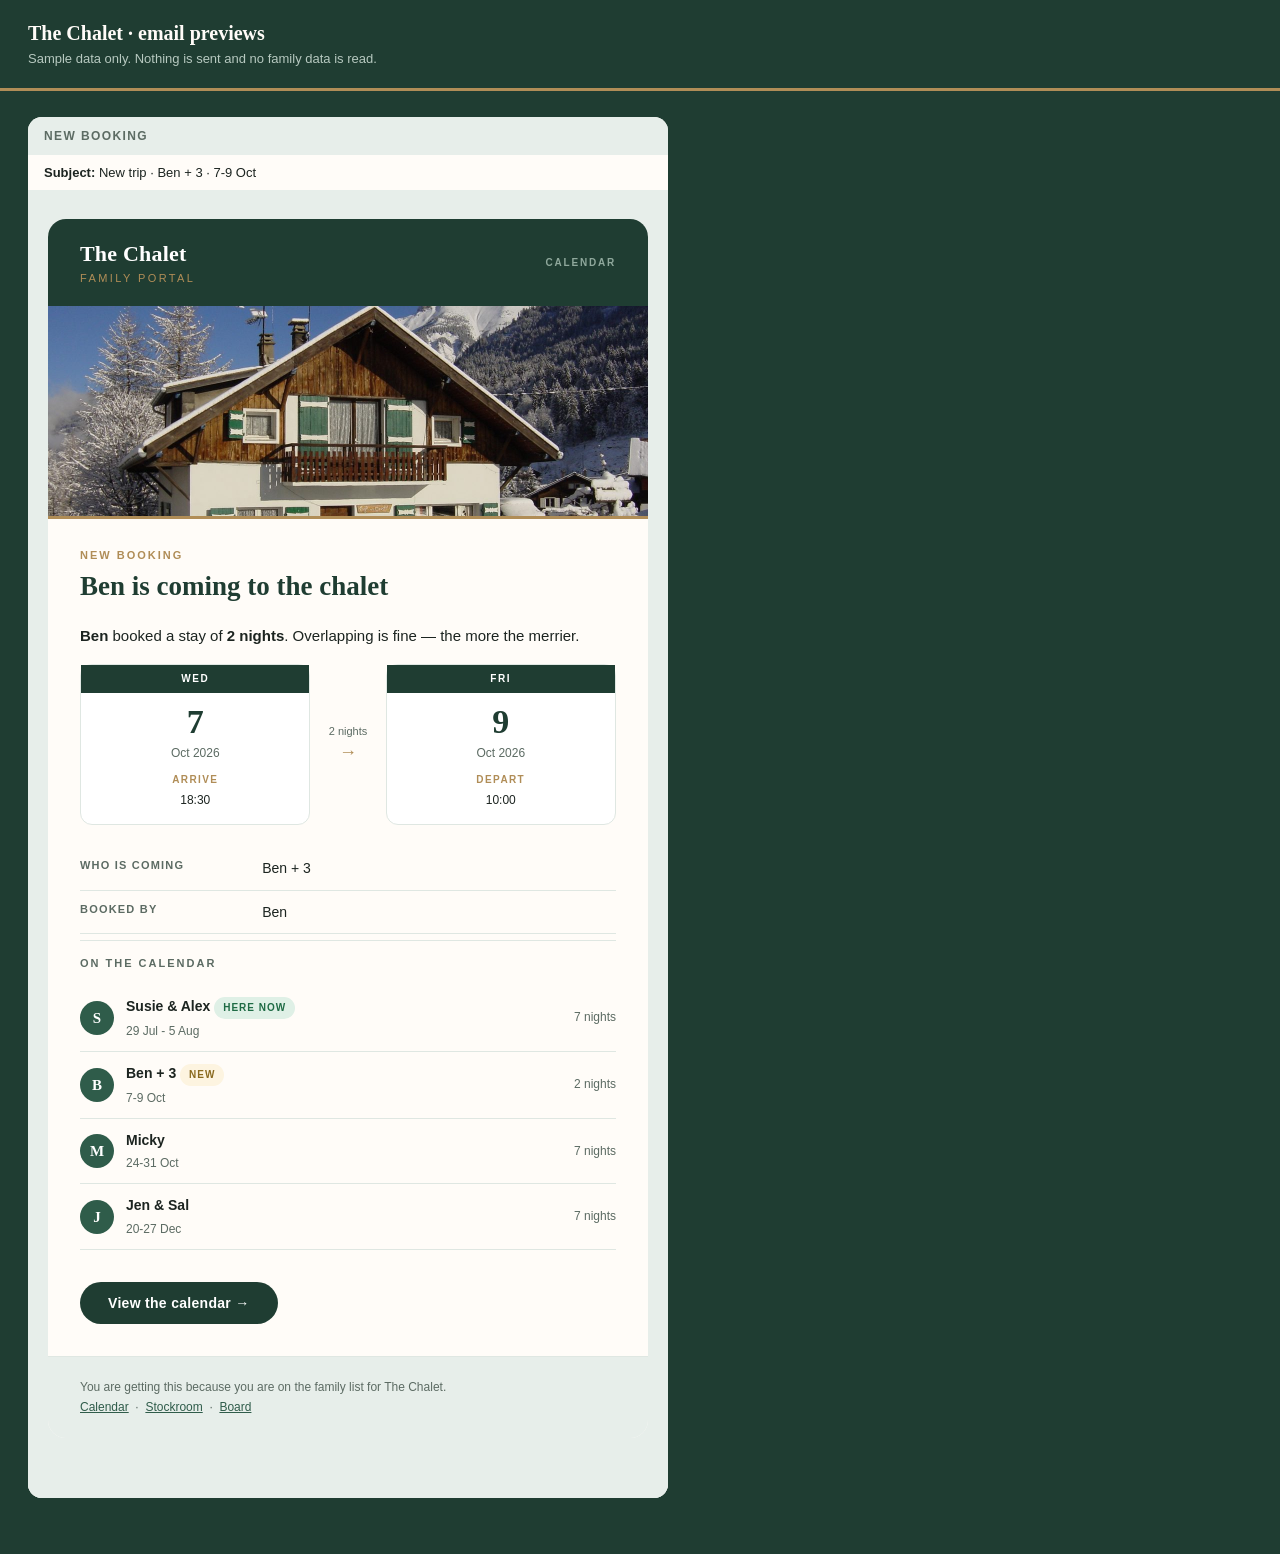
<file: email-preview.html>
<!DOCTYPE html>
<html lang="en">
<head>
<meta charset="utf-8">
<meta name="viewport" content="width=device-width,initial-scale=1">
<title>The Chalet · Email previews</title>
<style>
    body { margin: 0; font-family: 'Helvetica Neue', Arial, sans-serif; background: #1f3d32; color: #fffcf8; }
    header { padding: 22px 28px; border-bottom: 3px solid #b08d57; }
    h1 { margin: 0; font-family: Georgia, serif; font-size: 20px; }
    header p { margin: 6px 0 0; font-size: 13px; color: #b7c9c0; }
    .grid { display: flex; flex-wrap: wrap; gap: 26px; padding: 26px 28px 56px; align-items: flex-start; }
    .item { background: #fffcf8; border-radius: 14px; overflow: hidden; width: 640px; max-width: 100%; }
    .cap { padding: 12px 16px; font-size: 12px; font-weight: 700; letter-spacing: 1.4px; text-transform: uppercase; color: #5c6b63; background: #e7eeea; }
    .subj { padding: 10px 16px; font-size: 13px; color: #1c2420; border-bottom: 1px solid #e7eeea; }
    iframe { width: 100%; border: 0; display: block; background: #e7eeea; }
</style>
</head>
<body>
<header>
    <h1>The Chalet &middot; email previews</h1>
    <p>Sample data only. Nothing is sent and no family data is read.</p>
</header>
<div class="grid" id="grid"></div>

<script type="module">
import { renderBookingEmail, renderHandoverEmail, renderIssueEmail, renderIssueResolvedEmail } from './js/emailTemplate.js';

// Resolve against wherever this page is served from, so the banner
// loads both locally and on GitHub Pages.
const siteUrl = new URL('.', location.href).href;
// Fixed date so the "Here now" badge always demos.
const today = '2026-08-01';

const trips = [
    { name: 'Susie & Alex', startDate: '2026-07-29', endDate: '2026-08-05' },
    { name: 'Ben + 3', startDate: '2026-10-07', endDate: '2026-10-09' },
    { name: 'Micky', startDate: '2026-10-24', endDate: '2026-10-31' },
    { name: 'Jen & Sal', startDate: '2026-12-20', endDate: '2026-12-27' }
];

const samples = [
    ['New booking', renderBookingEmail({
        action: 'booked', who: 'Ben', title: 'Ben + 3',
        startDate: '2026-10-07', endDate: '2026-10-09',
        arrivalTime: '18:30', departureTime: '10:00',
        trips, siteUrl, today
    })],
    ['Booking updated', renderBookingEmail({
        action: 'updated', who: 'Micky', title: 'Micky',
        startDate: '2026-10-24', endDate: '2026-10-31',
        arrivalTime: '14:00', departureTime: '',
        trips, siteUrl, today
    })],
    ['Handover with a shopping list', renderHandoverEmail({
        who: 'Alex',
        nextGuestNote: 'Boiler pilot goes out if you turn it past 3. Left half a bottle of red in the cupboard, help yourselves.',
        shoppingList: ['Toilet Roll', 'Bin Bags', 'Logs', 'Olive Oil'],
        openChecks: ['Bins emptied'],
        laundryLeft: true,
        trips, siteUrl, today
    })],
    ['Handover, all clear', renderHandoverEmail({
        who: 'Susie',
        nextGuestNote: 'Fresh sheets on all the beds.',
        trips, siteUrl, today
    })],
    ['Board report', renderIssueEmail({
        who: 'Jen',
        title: 'Shower door leaks onto the landing',
        category: 'Maintenance',
        description: 'The seal along the bottom of the downstairs shower door has gone. Water runs out onto the wooden floor every time someone uses it. Needs a new strip — a few euros at the hardware shop in town.',
        siteUrl
    })],
    ['Issue resolved', renderIssueResolvedEmail({
        who: 'Micky',
        title: 'the upstairs bathroom tap',
        category: 'Plumbing',
        note: 'New washer fitted — drips gone.',
        siteUrl
    })]
];

const grid = document.getElementById('grid');

// ?only=2 renders a single sample, handy for side-by-side comparisons.
const only = Number(new URLSearchParams(location.search).get('only'));
const shown = Number.isInteger(only) && samples[only] ? [samples[only]] : samples;

for (const [label, mail] of shown) {
    const item = document.createElement('div');
    item.className = 'item';

    const cap = document.createElement('div');
    cap.className = 'cap';
    cap.textContent = label;

    const subj = document.createElement('div');
    subj.className = 'subj';
    subj.innerHTML = '<strong>Subject:</strong> ';
    subj.append(document.createTextNode(mail.subject));

    const frame = document.createElement('iframe');
    frame.title = label;
    frame.srcdoc = mail.html;
    frame.addEventListener('load', () => {
        const h = frame.contentDocument?.body?.scrollHeight;
        frame.style.height = `${(h || 900) + 20}px`;
    });

    item.append(cap, subj, frame);
    grid.append(item);
}
</script>
</body>
</html>
</file>
